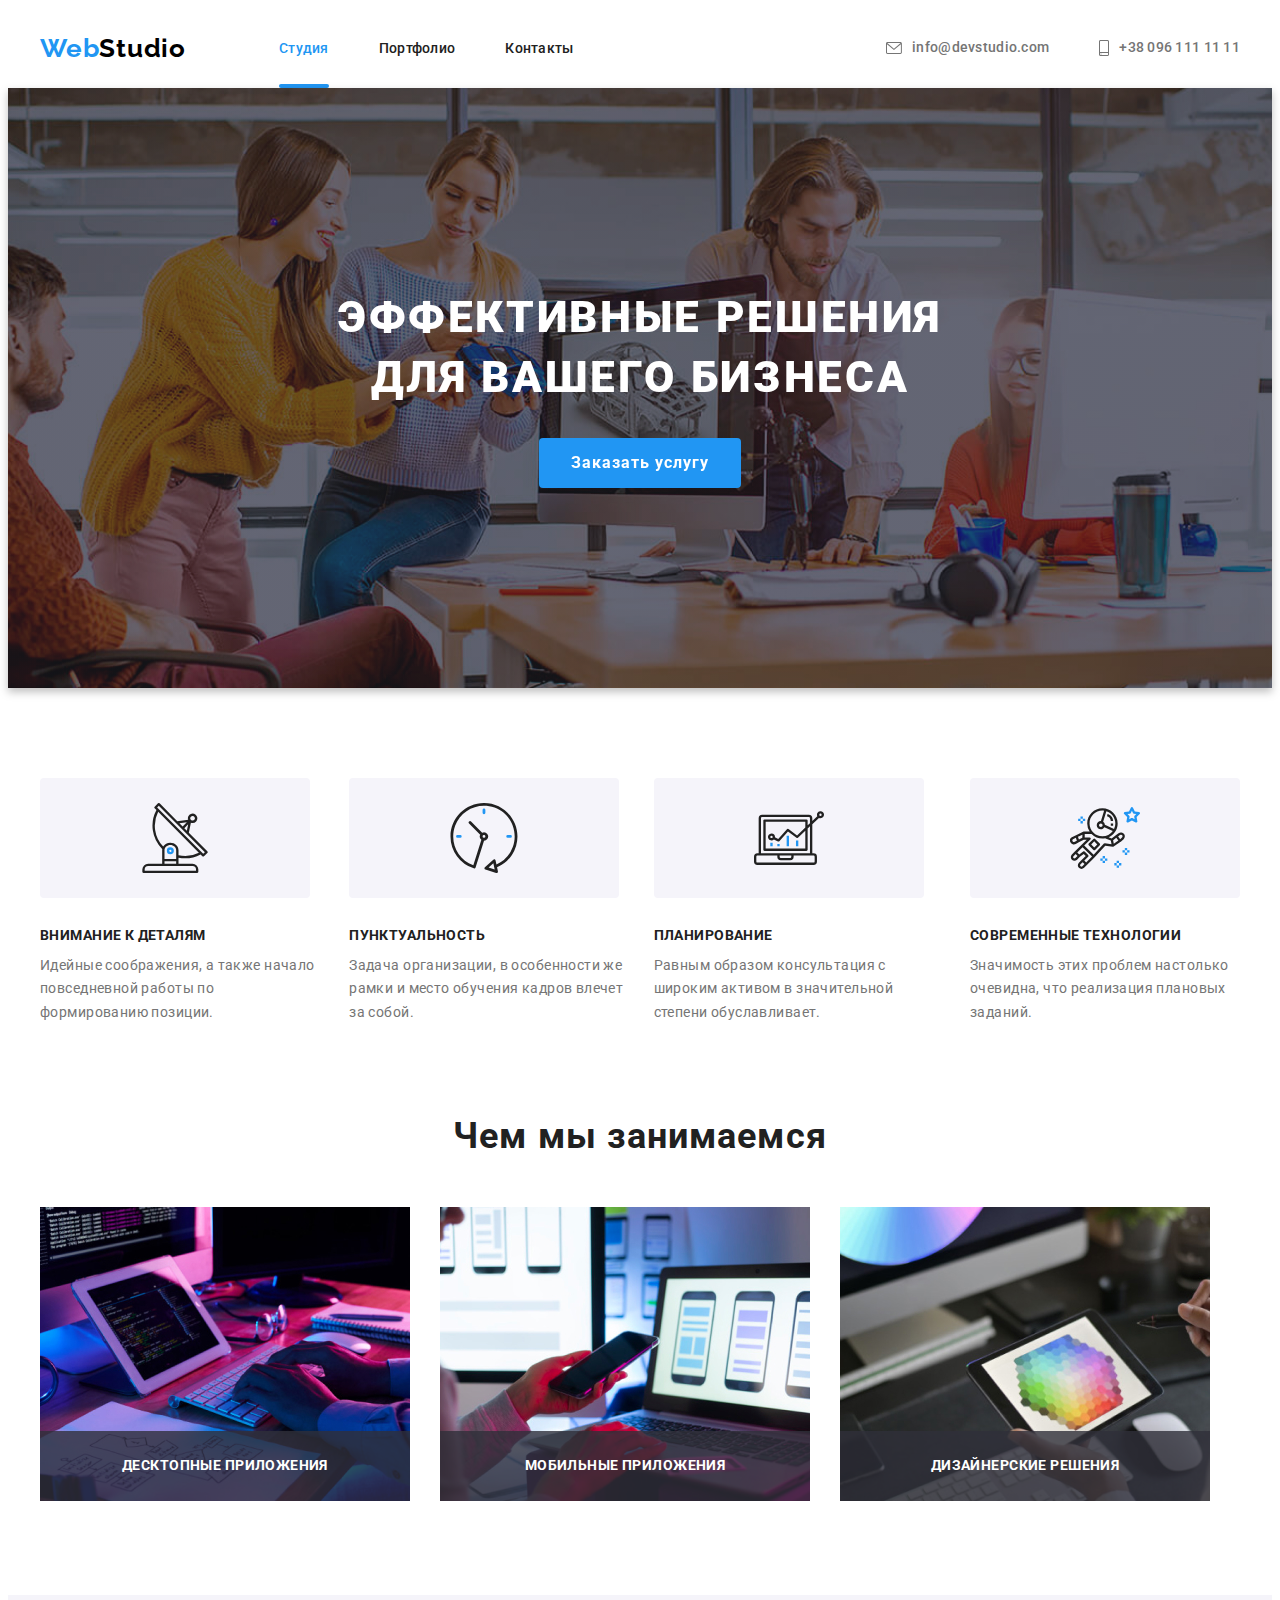
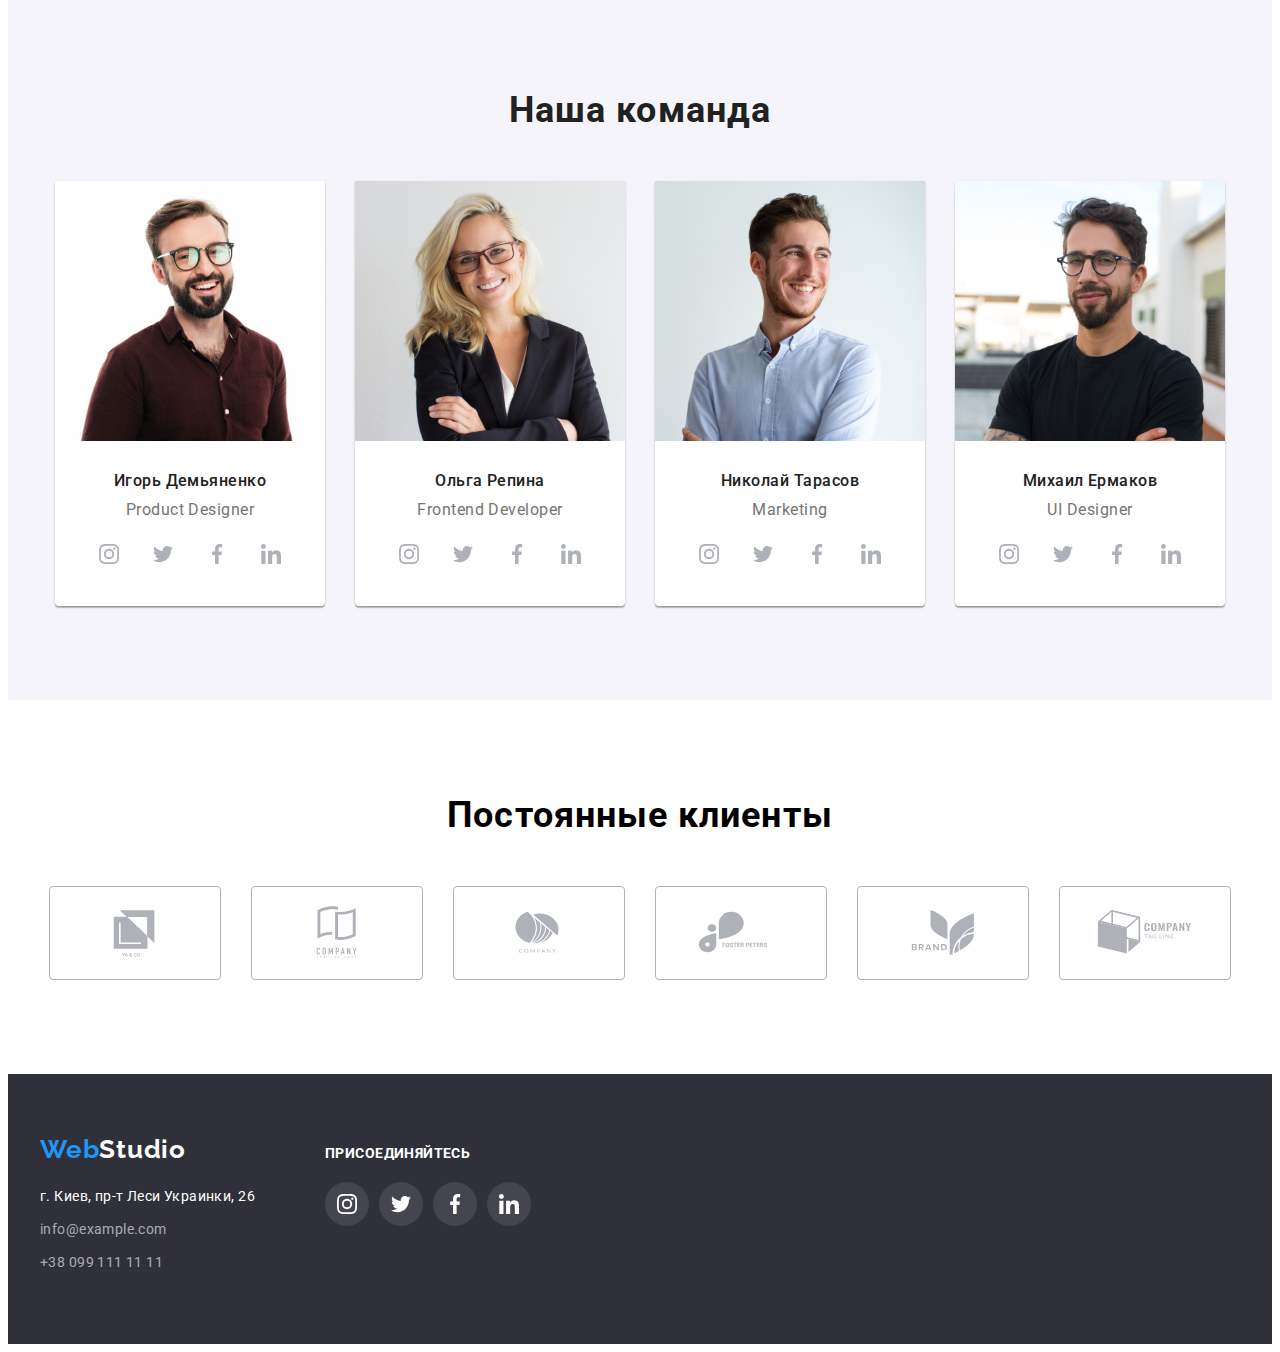
<file: index.html>
<!DOCTYPE html>
<html lang="ru">
  <head>
    <meta charset="UTF-8" />
    <meta http-equiv="X-UA-Compatible" content="IE=edge" />
    <meta name="viewport" content="width=device-width, initial-scale=1.0" />
    <title>WebStudio</title>
    <!-- Fonts -->
    <link rel="preconnect" href="https://fonts.googleapis.com" />
    <link rel="preconnect" href="https://fonts.gstatic.com" crossorigin />
    <link
      href="https://fonts.googleapis.com/css2?family=Raleway:wght@700&family=Roboto:wght@400;500;700;900&display=swap"
      rel="stylesheet"
    />
    <!-- Normalize -->
    <link
      rel="stylesheet"
      href="https://cdnjs.cloudflare.com/ajax/libs/modern-normalize/1.1.0/modern-normalize.min.css"
      integrity="sha512-wpPYUAdjBVSE4KJnH1VR1HeZfpl1ub8YT/NKx4PuQ5NmX2tKuGu6U/JRp5y+Y8XG2tV+wKQpNHVUX03MfMFn9Q==" crossorigin="anonymous" referrerpolicy="no-referrer"/>
      <!-- External Stylesheet -->
      <link rel="stylesheet" href="./css/styles.css"/>
  </head>

  <body>
    <!---------- Page Header ---------->

    <header class="header">
        <div class="container header-container">
            <a class="header-link" href="./index.html">
                <span class="header-logo-word">Web</span>Studio
            </a>
            <nav class="header-navigation">
            <ul class="header-list">
                <li class="header-item">
                    <a class="header-link-item current" href="./index.html">Студия</a>
                </li>
                <li class="header-item">
                    <a class="header-link-item" href="./portfolio.html">Портфолио</a>
                </li>
                <li class="header-item">
                    <a class="header-link-item" href="">Контакты</a>
                </li>
            </ul>
            </nav>
            <div class="header-contact-container">
                <ul class="header-contact-list">
                    <li class="header-contact-item">
                        <a class="header-contact-link" href="">
                            <svg class="header-icon" width="16" height="12">
                                <use href="./images/icon.svg#icon-envelope"></use>
                            </svg>
                            <span>info@devstudio.com</span>
                        </a>
                    </li>
                    <li class="header-contact-item">
                        <a class="header-contact-link" href="">
                            <svg class="header-icon" width="10" height="16">
                                <use href="./images/icon.svg#icon-smartphone"></use>
                            </svg>
                           <span>+38 096 111 11 11</span>
                        </a>
                    </li>
                </ul>
            </div>
        </div>
    </header>

    <!---------- Page Main ---------->

    <main>
    <!-- Hero Section -->
        <section class="hero-section">
            <h1 class="hero-title">Эффективные решения для вашего бизнеса</h1>
            <button class="btn-primary" type="button" data-modal-open>Заказать услугу</button>
        </section>
 

    <!-- Features Section -->
        <section class="features-section">
        <div class="container">
            <h2 class="hidden-element">Особенности</h2>
            <ul class="features-list">
                <li class="features-item">
                    <div class="features-container">
                        <svg width="70" height="70">
                            <use href="./images/icon.svg#icon-antenna"></use>
                        </svg>
                    </div>
                    <h3 class="features-title">Внимание к деталям</h3>
                    <p class="feature-parag">Идейные соображения, а также начало повседневной работы по формированию позиции.</p>
                </li>
                <li class="features-item">
                    <div class="features-container">
                        <svg width="70" height="70">
                            <use href="./images/icon.svg#icon-clock"></use>
                        </svg>
                    </div>
                    <h3 class="features-title">Пунктуальность</h3>
                    <p class="feature-parag">Задача организации, в особенности же рамки и место обучения кадров влечет за собой.</p>
                </li>
                <li class="features-item">
                    <div class="features-container">
                        <svg width="70" height="70">
                            <use href="./images/icon.svg#icon-diagram"></use>
                        </svg>
                    </div>
                    <h3 class="features-title">Планирование</h3>
                    <p class="feature-parag">Равным образом консультация с широким активом в значительной степени обуславливает.</p>
                </li>
                <li class="features-item">
                    <div class="features-container">
                        <svg width="70" height="70">
                            <use href="./images/icon.svg#icon-astronaut"></use>
                        </svg>
                    </div>
                    <h3 class="features-title">Современные технологии</h3>
                    <p class="feature-parag">Значимость этих проблем настолько очевидна, что реализация плановых заданий.</p>
                </li>
            </ul>
        </div>
        </section>
    
        <!-- Jor Sectiom -->
        <section class="job-section">
        <div class="container">
            <h2 class="job-title">Чем мы занимаемся</h2>
            <ul class="job-list">
                <li class="job-item">
                    <img src="./images/job/job-one.jpg" alt="Ноутбук" width="370" height="294">
                    <h3 class="job-title-img">Десктопные приложения</h3>
                </li>
                <li class="job-item">
                    <img src="./images/job/job-two.jpg" alt="Смартфон" width="370" height="294">
                    <h3 class="job-title-img">Мобильные приложения</h3>
                </li>
                <li class="job-item">
                    <img src="./images/job/job-three.jpg" alt="Планшет" width="370" height="294">
                    <h3 class="job-title-img">Дизайнерские решения</h3>
                </li>
            </ul>
        </div>
        </section>

        <!-- Team Section -->
        <section class="team-section">
            <div class="container">
                <h2 class="team-title">Наша команда</h2>
                <ul class="team-list">
                    <li class="team-item">
                        <img class="team-image" src="./images/team/team-one.jpg" alt="Продукт дезайнер" width="270" height="260"/>
                        <div class="team-item-container">
                        <h3 class="team-item-tittle">Игорь Демьяненко</h3>
                        <p class="team-item-parag" lang="en">Product Designer</p>
                        <ul class="team-item-list">
                            <li class="team-item-item">
                                <a class="team-item-link" href="">
                                    <svg class="team-item-icon" width="20" height="20">
                                        <use href="./images/icon.svg#icon-instagram"></use>
                                    </svg>
                                </a>
                            </li>
                            <li class="team-item-item">
                                <a class="team-item-link" href="">
                                    <svg class="team-item-icon" width="20" height="20">
                                        <use href="./images/icon.svg#icon-twitter"></use>
                                    </svg>
                                </a>
                            </li>
                            <li class="team-item-item">
                                <a class="team-item-link" href="">
                                    <svg class="team-item-icon" width="20" height="20">
                                        <use href="./images/icon.svg#icon-facebook"></use>
                                    </svg>
                                </a>
                            </li>
                            <li class="team-item-item">
                                <a class="team-item-link" href="">
                                    <svg class="team-item-icon" width="20" height="20">
                                        <use href="./images/icon.svg#icon-linkedin"></use>
                                    </svg>
                                </a>
                            </li>
                        </ul>
                        </div>
                    </li>
                    <li class="team-item">
                        <img class="team-image" src="./images/team/team-two.jpg" alt="Фронтенд Девелопер" width="270" height="260" />
                        <div class="team-item-container">
                        <h3 class="team-item-tittle">Ольга Репина</h3>
                        <p class="team-item-parag" lang="en">Frontend Developer</p>
                        <ul class="team-item-list">
                            <li class="team-item-item">
                                <a class="team-item-link" href="">
                                    <svg class="team-item-icon" width="20" height="20">
                                        <use href="./images/icon.svg#icon-instagram"></use>
                                    </svg>
                                </a>
                            </li>
                            <li class="team-item-item">
                                <a class="team-item-link" href="">
                                    <svg class="team-item-icon" width="20" height="20">
                                        <use href="./images/icon.svg#icon-twitter"></use>
                                    </svg>
                                </a>
                            </li>
                            <li class="team-item-item">
                                <a class="team-item-link" href="">
                                    <svg class="team-item-icon" width="20" height="20">
                                        <use href="./images/icon.svg#icon-facebook"></use>
                                    </svg>
                                </a>
                            </li>
                            <li class="team-item-item">
                                <a class="team-item-link" href="">
                                    <svg class="team-item-icon" width="20" height="20">
                                        <use href="./images/icon.svg#icon-linkedin"></use>
                                    </svg>
                                </a>
                            </li>
                        </ul>
                        </div>
                    </li>
                    <li class="team-item">
                        <img class="team-image" src="./images/team/team-three.jpg" alt="Маркетолог" width="270" height="260" />
                        <div class="team-item-container">
                        <h3 class="team-item-tittle">Николай Тарасов</h3>
                        <p class="team-item-parag" lang="en">Marketing</p>
                        <ul class="team-item-list">
                            <li class="team-item-item">
                                <a class="team-item-link" href="">
                                    <svg class="team-item-icon" width="20" height="20">
                                        <use href="./images/icon.svg#icon-instagram"></use>
                                    </svg>
                                </a>
                            </li>
                            <li class="team-item-item">
                                <a class="team-item-link" href="">
                                    <svg class="team-item-icon" width="20" height="20">
                                        <use href="./images/icon.svg#icon-twitter"></use>
                                    </svg>
                                </a>
                            </li>
                            <li class="team-item-item">
                                <a class="team-item-link" href="">
                                    <svg class="team-item-icon" width="20" height="20">
                                        <use href="./images/icon.svg#icon-facebook"></use>
                                    </svg>
                                </a>
                            </li>
                            <li class="team-item-item">
                                <a class="team-item-link" href="">
                                    <svg class="team-item-icon" width="20" height="20">
                                        <use href="./images/icon.svg#icon-linkedin"></use>
                                    </svg>
                                </a>
                            </li>
                        </ul>
                        </div>
                    </li>
                    <li class="team-item">
                        <img class="team-image" src="./images/team/team-four.jpg" alt="Вебдизайнер" width="270" height="260" />
                        <div class="team-item-container">
                        <h3 class="team-item-tittle">Михаил Ермаков</h3>
                        <p class="team-item-parag" lang="en">UI Designer</p>
                        <ul class="team-item-list">
                            <li class="team-item-item">
                                <a class="team-item-link" href="">
                                    <svg class="team-item-icon" width="20" height="20">
                                        <use href="./images/icon.svg#icon-instagram"></use>
                                    </svg>
                                </a>
                            </li>
                            <li class="team-item-item">
                                <a class="team-item-link" href="">
                                    <svg class="team-item-icon" width="20" height="20">
                                        <use href="./images/icon.svg#icon-twitter"></use>
                                    </svg>
                                </a>
                            </li>
                            <li class="team-item-item">
                                <a class="team-item-link" href="">
                                    <svg class="team-item-icon" width="20" height="20">
                                        <use href="./images/icon.svg#icon-facebook"></use>
                                    </svg>
                                </a>
                            </li>
                            <li class="team-item-item">
                                <a class="team-item-link" href="">
                                    <svg class="team-item-icon" width="20" height="20">
                                        <use href="./images/icon.svg#icon-linkedin"></use>
                                    </svg>
                                </a>
                            </li>
                        </ul>
                        </div>
                    </li>
                </ul>
            </div>
        </section>

        <!-- Clients -->
        <section class="clients-section">
            <div class="container">
                <h2 class="clients-tittle">Постоянные клиенты</h2>
                <ul class="clients-list">
                    <li class="clients-item">
                        <a class="clients-link" href="">
                            <svg class="clients-icon" width="106" height="60">
                                <use href="./images/icon.svg#icon-client-one"></use>
                            </svg>
                        </a>
                    </li>
                    <li class="clients-item">
                        <a class="clients-link" href="">
                            <svg class="clients-icon" width="106" height="60">
                                <use href="./images/icon.svg#icon-client-two"></use>
                            </svg>
                        </a>
                    </li>
                    <li class="clients-item">
                        <a class="clients-link" href="">
                            <svg class="clients-icon" width="106" height="60">
                                <use href="./images/icon.svg#icon-client-three"></use>
                            </svg>
                        </a>
                    </li>
                    <li class="clients-item">
                        <a class="clients-link" href="">
                            <svg class="clients-icon" width="106" height="60">
                                <use href="./images/icon.svg#icon-client-four"></use>
                            </svg>
                        </a>
                    </li>
                    <li class="clients-item">
                        <a class="clients-link" href="">
                            <svg class="clients-icon" width="106" height="60">
                                <use href="./images/icon.svg#icon-client-five"></use>
                            </svg>
                        </a>
                    </li>
                    <li class="clients-item">
                        <a class="clients-link" href="">
                            <svg class="clients-icon" width="106" height="60">
                                <use href="./images/icon.svg#icon-client-six"></use>
                            </svg>
                        </a>
                    </li>
                </ul>
            </div>
        </section>
        </main>
    <!---------- Page Footer ----------->
    <footer class="footer-section">
        <div class="footer-container container">
            <div class="footer-container-main">
                <a class="footer-link-word"><span class="footer-logo-word">Web</span>Studio</a>
                <address>
                <ul class="footer-list">
                    <li class="footer-item">
                        <a class="footer-link adress" href="https://www.google.com/maps/d/viewer?mid=10uSM3H-mIU3GznYo2szRIEphczw&hl=en_US&ll=50.42732700000001%2C30.538092&z=17" target="_blank" rel="noopener noreferrer">
                            г. Киев, пр-т Леси Украинки, 26
                        </a>
                    </li>
                    <li class="footer-item">
                        <a class="footer-link" href="">
                            info@example.com
                        </a>
                    </li>
                    <li class="footer-item">
                        <a class="footer-link" href="">
                            +38 099 111 11 11
                        </a>
                    </li>
                </ul>
                </address>
            </div>
            <div class="footer-container-scnd">
                <h2 class="footer-title">присоединяйтесь</h2>
                    <ul class="footer-list-scnd">
                        <li class="footer-item-scnd">
                            <a class="footer-link-icon" href="">
                                <svg width="20" height="20">
                                    <use href="./images/icon.svg#icon-instagram"></use>
                                </svg>
                            </a>
                        </li>
                        <li class="footer-item-scnd">
                            <a class="footer-link-icon" href="">
                                <svg width="20" height="20">
                                    <use href="./images/icon.svg#icon-twitter"></use>
                                </svg>
                            </a>
                        </li>
                        <li class="footer-item-scnd">
                            <a class="footer-link-icon" href="">
                                <svg width="20" height="20">
                                    <use href="./images/icon.svg#icon-facebook"></use>
                                </svg>
                            </a>
                        </li>
                        <li class="footer-item-scnd">
                            <a class="footer-link-icon"  href="">
                                <svg width="20" height="20">
                                    <use href="./images/icon.svg#icon-linkedin"></use>
                                </svg>
                            </a>
                        </li>
                    </ul>
            </div>
        </div>
    </footer>

    <!---------- Modal Window ----------->
    <div class="backdrop is-hidden" data-modal>
        <div class="modal">
            <button class="modal-button" type="button" data-modal-close>
                <svg class="modal-icon" width="18" height="18">
                    <use href="./images/icon.svg#icon-close-black"></use>
                </svg>
            </button>
        </div>
    </div>

    <!---------- Modal Script ----------->
    <script src="./js/modal.js"></script>

  </body>
</html>
</file>
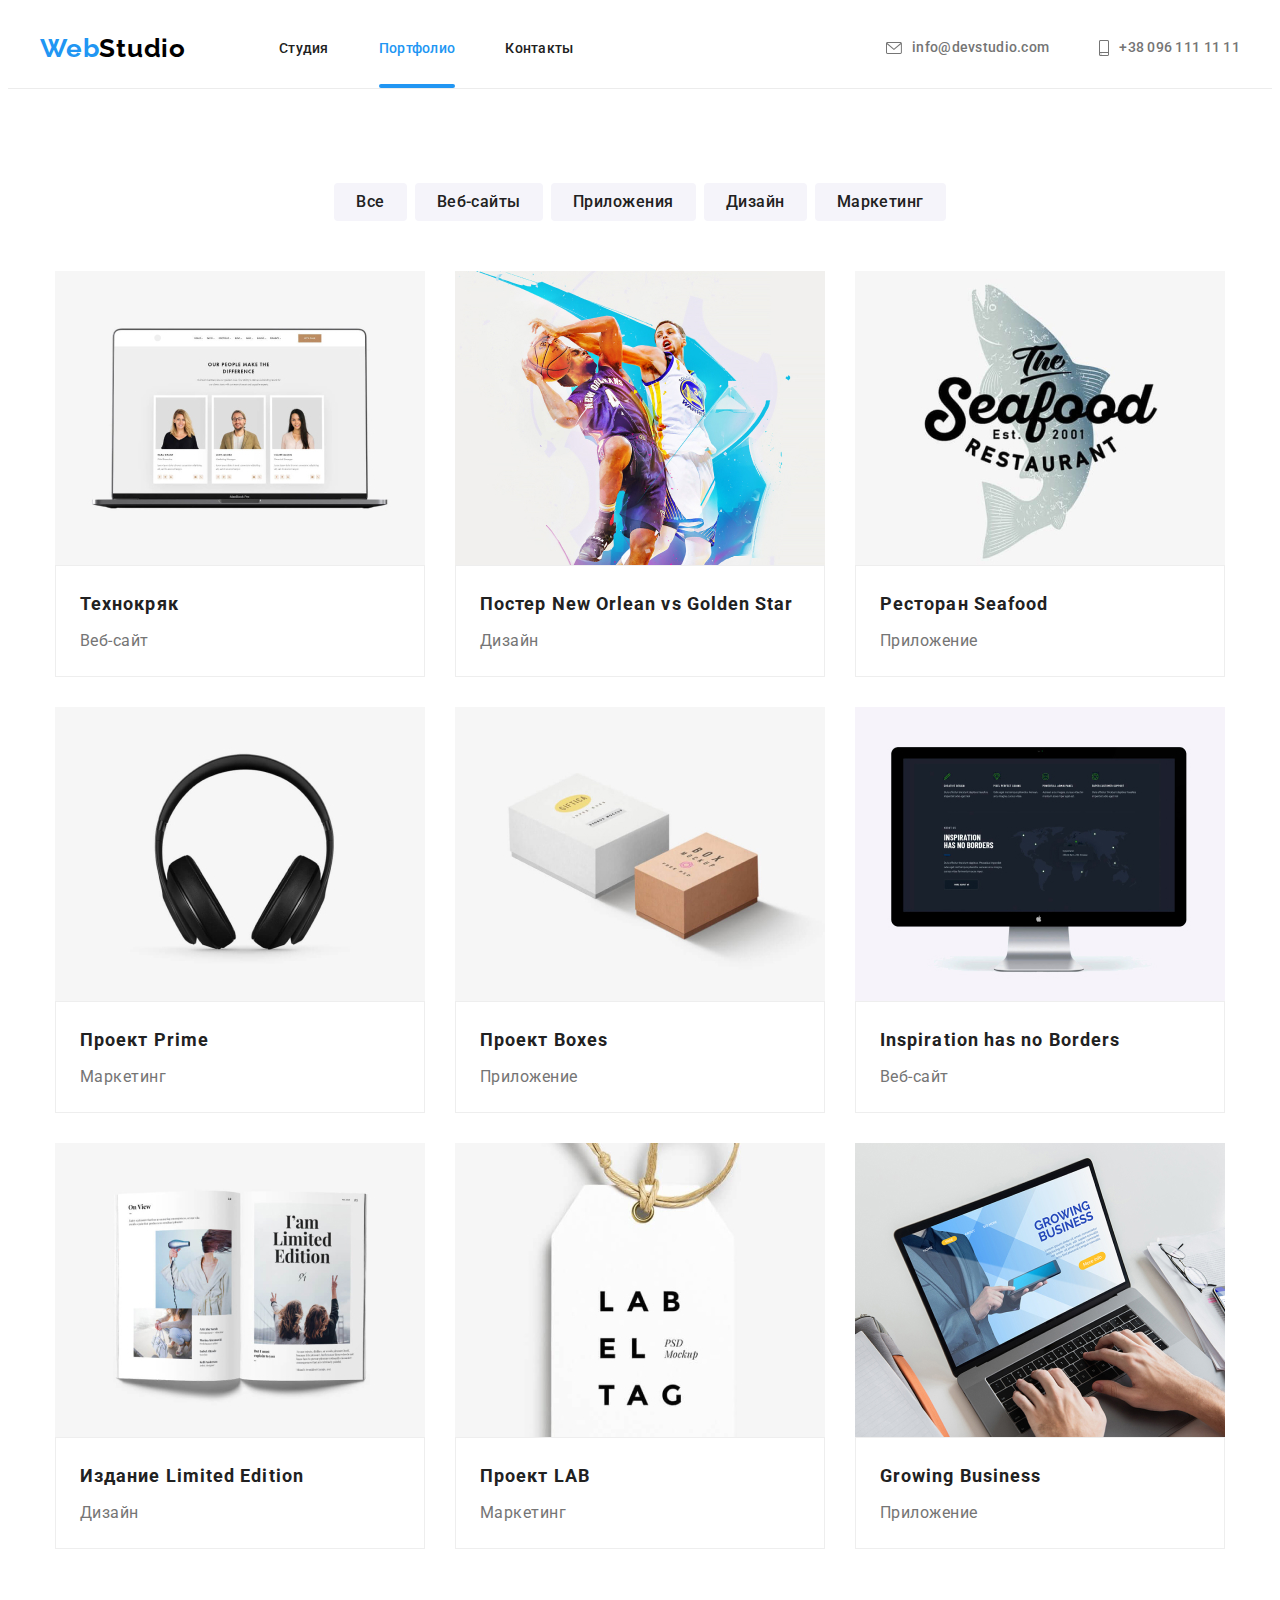
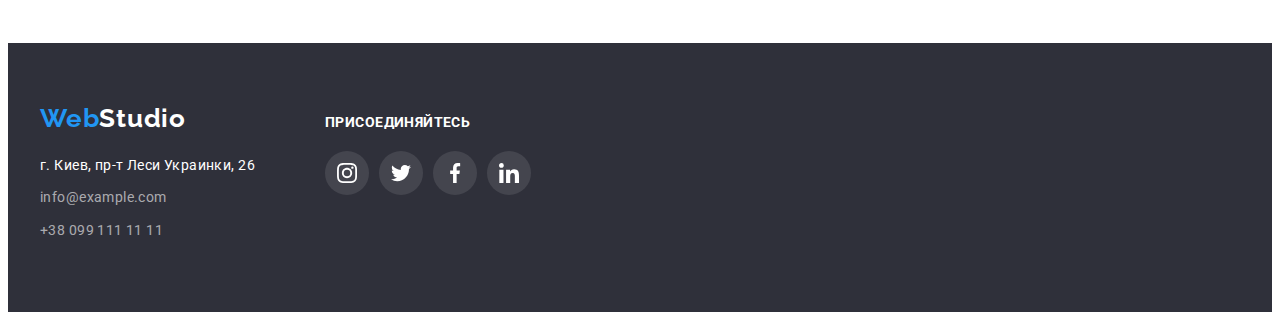
<file: portfolio.html>
<!DOCTYPE html>
<html lang="ru">

<head>
    <meta charset="UTF-8" />
    <meta http-equiv="X-UA-Compatible" content="IE=edge" />
    <meta name="viewport" content="width=device-width, initial-scale=1.0" />
    <title>Portfolio</title>
    <!-- Fonts -->
    <link rel="preconnect" href="https://fonts.googleapis.com" />
    <link rel="preconnect" href="https://fonts.gstatic.com" crossorigin />
    <link
        href="https://fonts.googleapis.com/css2?family=Raleway:wght@700&family=Roboto:wght@400;500;700;900&display=swap"
        rel="stylesheet" />
    <!-- Normalize -->
    <link rel="stylesheet" href="https://cdnjs.cloudflare.com/ajax/libs/modern-normalize/1.1.0/modern-normalize.min.css"
        integrity="sha512-wpPYUAdjBVSE4KJnH1VR1HeZfpl1ub8YT/NKx4PuQ5NmX2tKuGu6U/JRp5y+Y8XG2tV+wKQpNHVUX03MfMFn9Q=="
        crossorigin="anonymous" referrerpolicy="no-referrer" />
    <!-- External Stylesheet -->
    <link rel="stylesheet" href="./css/styles.css" />
</head>

<body>
    
    <!---------- Page Header ---------->

    <header class="header line">
        <div class="container header-container">
            <a class="header-link" href="./index.html">
                <span class="header-logo-word">Web</span>Studio
            </a>
            <nav class="header-navigation">
                <ul class="header-list">
                    <li class="header-item">
                        <a class="header-link-item" href="./index.html">Студия</a>
                    </li>
                    <li class="header-item">
                        <a class="header-link-item current" href="./portfolio.html">Портфолио</a>
                    </li>
                    <li class="header-item">
                        <a class="header-link-item" href="">Контакты</a>
                    </li>
                </ul>
            </nav>
            <div class="header-contact-container">
                <ul class="header-contact-list">
                    <li class="header-contact-item">
                        <a class="header-contact-link" href="">
                            <svg class="header-icon" width="16" height="12">
                                <use href="./images/icon.svg#icon-envelope"></use>
                            </svg>
                            <span>info@devstudio.com</span>
                        </a>
                    </li>
                    <li class="header-contact-item">
                        <a class="header-contact-link" href="">
                            <svg class="header-icon" width="10" height="16">
                                <use href="./images/icon.svg#icon-smartphone"></use>
                            </svg>
                            <span>+38 096 111 11 11</span>
                        </a>
                    </li>
                </ul>
            </div>
        </div>
    </header>

    <!---------- Page Main ---------->

    <main>
    <!-- Portfolio Section -->
        <section class="portfolio-section">
            <div class="container">
                <h1 class="hidden-element">Приклади роботи</h1>
                <ul class="portfolio-list-btn">
                    <li class="portfolio-item-btn">
                        <button class="btn-scnd" type="button">Все</button>
                    </li>
                    <li class="portfolio-item-btn">
                        <button class="btn-scnd" type="button">Веб-сайты</button>
                    </li>
                    <li class="portfolio-item-btn">
                        <button class="btn-scnd" type="button">Приложения</button>
                    </li>
                    <li class="portfolio-item-btn">
                        <button class="btn-scnd" type="button">Дизайн</button>
                    </li>
                    <li class="portfolio-item-btn">
                        <button class="btn-scnd" type="button">Маркетинг</button>
                    </li>
                </ul>
                <ul class="portfolio-list-img">
                    <li class="portfolio-item-img"> 
                        <a class="portfolio-item-link" href="">
                            <div class="portfolio-container-hidden">
                            <img src="./images/portfolio/portf-one.jpg" alt="Ноутбук" width="370" height="294">
                            <p class="portfolio-parag-hidden">Ресурс предлагает комплексные предложения с разным уровнем функционала и сервисов. Все это позволит посетителю получить
                            исчерпывающие сведения о компании или частном лице.</p>
                            </div>
                                <div class="portfolio-block">
                                    <h2 class="portfolio-title">
                                        Технокряк
                                    </h2>
                                    <p class="portfolio-parag">
                                        Веб-сайт
                                    </p>
                                </div>
                            </img>
                        </a>
                    </li>
                    <li class="portfolio-item-img"> 
                        <a class="portfolio-item-link" href="">
                            <div class="portfolio-container-hidden">
                                <img src="./images/portfolio/portf-two.jpg" alt="Ноутбук" width="370" height="294">
                                <p class="portfolio-parag-hidden">Ресурс предлагает комплексные предложения с разным уровнем функционала и сервисов.
                                    Все это позволит посетителю получить
                                    исчерпывающие сведения о компании или частном лице.</p>
                            </div>
                                <div class="portfolio-block">
                                    <h2 class="portfolio-title">
                                        Постер New Orlean vs Golden Star
                                    </h2>
                                    <p class="portfolio-parag">
                                        Дизайн
                                    </p>
                                </div>
                            </img>
                        </a>
                    </li>
                    <li class="portfolio-item-img">
                        <a class="portfolio-item-link" href="">
                            <div class="portfolio-container-hidden">
                                <img src="./images/portfolio/portf-three.jpg" alt="Ноутбук" width="370" height="294">
                                <p class="portfolio-parag-hidden">Ресурс предлагает комплексные предложения с разным уровнем функционала и сервисов.
                                    Все это позволит посетителю получить
                                    исчерпывающие сведения о компании или частном лице.</p>
                            </div>
                                <div class="portfolio-block">
                                    <h2 class="portfolio-title">
                                        Ресторан Seafood
                                    </h2>
                                    <p class="portfolio-parag">
                                        Приложение
                                    </p>
                                </div>
                            </img>
                        </a>
                    </li>
                    <li class="portfolio-item-img">
                        <a class="portfolio-item-link" href="">
                            <div class="portfolio-container-hidden">
                                <img src="./images/portfolio/portf-four.jpg" alt="Ноутбук" width="370" height="294">
                                <p class="portfolio-parag-hidden">Ресурс предлагает комплексные предложения с разным уровнем функционала и сервисов.
                                    Все это позволит посетителю получить
                                    исчерпывающие сведения о компании или частном лице.</p>
                            </div>
                                <div class="portfolio-block">
                                    <h2 class="portfolio-title">
                                        Проект Prime
                                    </h2>
                                    <p class="portfolio-parag">
                                        Маркетинг
                                    </p>
                                </div>
                            </img>
                        </a>
                    </li>
                    <li class="portfolio-item-img">
                        <a class="portfolio-item-link" href="">
                        <div class="portfolio-container-hidden">
                            <img src="./images/portfolio/portf-five.jpg" alt="Ноутбук" width="370" height="294">
                            <p class="portfolio-parag-hidden">Ресурс предлагает комплексные предложения с разным уровнем функционала и сервисов.
                                Все это позволит посетителю получить
                                исчерпывающие сведения о компании или частном лице.</p>
                        </div>
                                <div class="portfolio-block">
                                    <h2 class="portfolio-title">
                                        Проект Boxes
                                    </h2>
                                    <p class="portfolio-parag">
                                        Приложение
                                    </p>
                                </div>
                            </img>
                        </a>
                    </li>
                    <li class="portfolio-item-img">
                        <a class="portfolio-item-link" href="">
                            <div class="portfolio-container-hidden">
                                <img src="./images/portfolio/portf-six.jpg" alt="Ноутбук" width="370" height="294">
                                <p class="portfolio-parag-hidden">Ресурс предлагает комплексные предложения с разным уровнем функционала и сервисов.
                                    Все это позволит посетителю получить
                                    исчерпывающие сведения о компании или частном лице.</p>
                            </div>
                                <div class="portfolio-block">
                                    <h2 class="portfolio-title">
                                        Inspiration has no Borders
                                    </h2>
                                    <p class="portfolio-parag">
                                        Веб-сайт
                                    </p>
                                </div>
                            </img>
                        </a>
                    </li>
                    <li class="portfolio-item-img">
                        <a class="portfolio-item-link" href="">
                            <div class="portfolio-container-hidden">
                                <img src="./images/portfolio/portf-seven.jpg" alt="Ноутбук" width="370" height="294">
                                <p class="portfolio-parag-hidden">Ресурс предлагает комплексные предложения с разным уровнем функционала и сервисов.
                                    Все это позволит посетителю получить
                                    исчерпывающие сведения о компании или частном лице.</p>
                            </div>
                                <div class="portfolio-block">
                                    <h2 class="portfolio-title">
                                        Издание Limited Edition
                                    </h2>
                                    <p class="portfolio-parag">
                                        Дизайн
                                    </p>
                                </div>
                            </img>
                        </a>
                    </li>
                    <li class="portfolio-item-img">
                        <a class="portfolio-item-link" href="">
                            <div class="portfolio-container-hidden">
                                <img src="./images/portfolio/portf-eight.jpg" alt="Ноутбук" width="370" height="294">
                                <p class="portfolio-parag-hidden">Ресурс предлагает комплексные предложения с разным уровнем функционала и сервисов.
                                    Все это позволит посетителю получить
                                    исчерпывающие сведения о компании или частном лице.</p>
                            </div>
                                <div class="portfolio-block">
                                    <h2 class="portfolio-title">
                                        Проект LAB
                                    </h2>
                                    <p class="portfolio-parag">
                                        Маркетинг
                                    </p>
                                </div>
                            </img>
                        </a>
                    </li>
                    <li class="portfolio-item-img">
                        <a class="portfolio-item-link" href="">
                            <div class="portfolio-container-hidden">
                                <img src="./images/portfolio/portf-nine.jpg" alt="Ноутбук" width="370" height="294">
                                <p class="portfolio-parag-hidden">Ресурс предлагает комплексные предложения с разным уровнем функционала и сервисов.
                                    Все это позволит посетителю получить
                                    исчерпывающие сведения о компании или частном лице.</p>
                            </div>
                                <div class="portfolio-block">
                                    <h2 class="portfolio-title">
                                        Growing Business
                                    </h2>
                                    <p class="portfolio-parag">
                                        Приложение
                                    </p>
                                </div>
                            </img>
                        </a>
                    </li>
                </ul>
            </div>
        </section>
    </main>

    <!---------- Page Footer ----------->
    <footer class="footer-section">
        <div class="footer-container container">
            <div class="footer-container-main">
                <a class="footer-link-word"><span class="footer-logo-word">Web</span>Studio</a>
                <address>
                    <ul class="footer-list">
                        <li class="footer-item">
                            <a class="footer-link adress"
                                href="https://www.google.com/maps/d/viewer?mid=10uSM3H-mIU3GznYo2szRIEphczw&hl=en_US&ll=50.42732700000001%2C30.538092&z=17"
                                target="_blank" rel="noopener noreferrer">
                                г. Киев, пр-т Леси Украинки, 26
                            </a>
                        </li>
                        <li class="footer-item">
                            <a class="footer-link" href="">
                                info@example.com
                            </a>
                        </li>
                        <li class="footer-item">
                            <a class="footer-link" href="">
                                +38 099 111 11 11
                            </a>
                        </li>
                    </ul>
                </address>
            </div>
            <div class="footer-container-scnd">
                <h2 class="footer-title">присоединяйтесь</h2>
                <ul class="footer-list-scnd">
                    <li class="footer-item-scnd">
                        <a class="footer-link-icon" href="">
                            <svg width="20" height="20">
                                <use href="./images/icon.svg#icon-instagram"></use>
                            </svg>
                        </a>
                    </li>
                    <li class="footer-item-scnd">
                        <a class="footer-link-icon" href="">
                            <svg width="20" height="20">
                                <use href="./images/icon.svg#icon-twitter"></use>
                            </svg>
                        </a>
                    </li>
                    <li class="footer-item-scnd">
                        <a class="footer-link-icon" href="">
                            <svg width="20" height="20">
                                <use href="./images/icon.svg#icon-facebook"></use>
                            </svg>
                        </a>
                    </li>
                    <li class="footer-item-scnd">
                        <a class="footer-link-icon" href="">
                            <svg width="20" height="20">
                                <use href="./images/icon.svg#icon-linkedin"></use>
                            </svg>
                        </a>
                    </li>
                </ul>
            </div>
        </div>
    </footer>
</body>

</html>
</file>
<file: css/styles.css>
/* =====================
   GLOBABL PAGE SETTINGS
   ===================== */

:root {
    /* Page Fonts */
    --main-font: 'Roboto', sans-serif;
    --secondary-font: 'Raleway', sans-serif;
    /* Page Text Colors */
    --text-color-blue: #2196F3; 
    --text-color-black: #212121;
    --text-color-white: #FFFFFF;
    --text-color-grey: #757575;
    /* Page Background Colors */
    --bg-color-white: #FFFFFF;
    --bg-color-dark-blue: #2F303A;
    --bg-color-light-grey: #F5F4F4;
    /* Icon Colors */
    --social-color-grey: #AFB1B8; 
}

/* Common Page Styles */
body {
    font-family: var(--main-font);
    background-color: var(--bg-color-white);
}

.container {
    width: 1200px;
    margin-right: auto;
    margin-left: auto;
    padding-right: 15px;
    padding-left: 15px;

    /* outline: 2px solid tomato; */
}

button {
    font-family: inherit;
    cursor: pointer;
}

.hidden-element {
    position: absolute;
    width: 1px;
    height: 1px;
    margin: -1px;
    border: 0;
    padding: 0;

    white-space: nowrap;
    clip-path: inset(100%);
    clip: rect(0 0 0 0);
    overflow: hidden;
}

/* Party Page Reset */
h1, h2, h3, h4, h5, h6 {
    margin: 0;
}

ul {
    list-style: none;
    margin: 0;
    padding: 0;
}

p {
    margin: 0;
    padding: 0;
}

img {
    display: block;
    max-width: 100%;
    height: auto;
}

/* ===============================
        I N D E X     H T M L
   =============================== */


/* =====================
      HEADER SECTION
   ===================== */
.header.line {
    border-bottom: 1px solid #ECECEC;
}

.header-container {
    display: flex;
    align-items: center;
}

.header-link {
    margin-right: 93px;

    font-family: var(--secondary-font);
    font-weight: 700;
    font-size: 26px;
    line-height: 1.19;
    letter-spacing: 0.03em;
    color: #000000;
    text-decoration: none;
}

.header-logo-word {
    color: var(--text-color-blue)
}

.header-list {
    display: flex;
    gap: 50px;
}

.header-item {
    position: relative;
}

.header-link-item.current {
    color: var(--text-color-blue);
}

.header-link-item.current::before {
    content: '';
    position: absolute;
    display: block;
    width: 100%;
    bottom: 0;

    height: 4px;
    background-color: var(--text-color-blue);
    border-radius: 2px;
}

.header-link-item {
    display: block;
    padding-top: 32px;
    padding-bottom: 32px;

    color: var(--text-color-black);
    font-weight: 500;
    font-size: 14px;
    line-height: 16px;
    letter-spacing: 0.02em;
    text-decoration: none;

    transition-property: color;
    transition-duration: 250ms;
    transition-timing-function: cubic-bezier(0.4, 0, 0.2, 1);
    transition-delay: 0s;
}


.header-link-item:hover, 
.header-link-item:focus {
    color: var(--text-color-blue);
    outline: none;      
}

.header-contact-container {
    margin-left: auto;
}

.header-contact-list {
    display: flex;
    gap: 50px;
}

.header-contact-link {
    display: flex;
    justify-content: center;
    align-items: center;
    padding-top: 32px;
    padding-bottom: 32px;

    color: var(--text-color-grey);
    font-weight: 500;
    font-size: 14px;
    line-height: 1.14;
    letter-spacing: 0.02em;
    text-decoration: none;

    transition-property: color;
    transition-duration: 250ms;
    transition-timing-function: cubic-bezier(0.4, 0, 0.2, 1);
    transition-delay: 0s;
}

.header-contact-link:hover,
.header-contact-link:focus {
    color: var(--text-color-blue);
    outline: none;
}

.header-icon {
    margin-right: 10px;
    fill: var(--text-color-grey);

    transition-property: color;
    transition-duration: 250ms;
    transition-timing-function: cubic-bezier(0.4, 0, 0.2, 1);
    transition-delay: 0s;
}
.header-contact-link:hover .header-icon,
.header-contact-link:focus .header-icon {
    fill: var(--text-color-blue);
    outline: none;
}

/* =====================
        MAIN SECTION
   ===================== */

/* Hero Section */
.hero-section {
    max-width: 1600px;
    margin-right: auto;
    margin-left: auto;
    padding-top: 200px;
    padding-bottom: 200px;

    text-align: center;
    
    background-color: var(--bg-color-dark-blue);
    background-image:
    linear-gradient(to right, rgba(47, 48, 58, 0.4), rgba(47, 48, 58, 0.4)),
    url(../images/hero/hero-img.jpg);
    background-size: cover;
    background-repeat: no-repeat;
    background-position: center;
    filter: drop-shadow(0px 4px 4px rgba(0, 0, 0, 0.25));
}

.hero-title {
    margin-left: auto;
    margin-right: auto;
    margin-bottom: 30px;
    width: 696px;

    color: var(--text-color-white);
    font-weight: 900;
    font-size: 44px;
    line-height: 1.36;
    letter-spacing: 0.06em;
    text-transform: uppercase;
}

.btn-primary {
    display: inline-block;
    padding: 10px 32px;

    color: var(--text-color-white);
    font-weight: 700;
    font-size: 16px;
    line-height: 1.88;
    letter-spacing: 0.06em;

    background-color: var(--text-color-blue);
    border-radius: 4px;
    border-style: none;
}

/* Features Section */
.features-section {
    padding-top: 90px;
    padding-bottom: 90px;
}

.features-list {
    display: flex;
    gap: 30px;
}
.features-container {
    display: flex;
    justify-content: center;
    align-items: center;
    width: 270px;
    height: 120px;
    margin-bottom: 30px;

    background-color: #F5F4FA;
    border-radius: 4px;
}
.features-title {
    margin-bottom: 10px;

    color: var(--text-color-black);
    font-weight: 700;
    font-size: 14px;
    line-height: 1.14;
    letter-spacing: 0.03em;
    text-transform: uppercase;
}

.feature-parag {
    color: var(--text-color-grey);
    font-weight: 400;
    font-size: 14px;
    line-height: 1.7;
    letter-spacing: 0.03em;
}

/* Job Sectiom */
.job-section {
    text-align: center;
    padding-bottom: 94px;
}

.job-title {
    margin-bottom: 50px;

    color: var(--text-color-black);
    font-weight: 700;
    font-size: 36px;
    line-height: 1.17;
    text-align: center;
    letter-spacing: 0.03em;
}

.job-list {
    display: flex;
    gap: 30px;
}

.job-item {
    position: relative;
}

.job-title-img {
    position: absolute;
    width: 100%;
    bottom: 0;
    padding-top: 27px;
    padding-bottom: 27px;

    color: var(--text-color-white);
    font-weight: 700;
    font-size: 14px;
    line-height: 1.14;
    text-align: center;
    letter-spacing: 0.03em;
    text-transform: uppercase;

    background-color: rgba(47, 48, 58, 0.8);;
}

/* Team Section */
.team-section {
    padding-top: 94px;
    padding-bottom: 94px;

    background-color: #F5F4FA;;
    text-align: center;
}

.team-title {
    margin-bottom: 50px;

    color: var(--text-color-black);
    font-weight: 700;
    font-size: 36px;
    line-height: 1.17;
    letter-spacing: 0.03em;
}

.team-list {
    display: flex;
    justify-content: center;
    gap: 30px;
}
.team-item {
    background-color: var(--bg-color-white);
    box-shadow: 0px 1px 3px rgba(0, 0, 0, 0.12), 
                0px 1px 1px rgba(0, 0, 0, 0.14), 
                0px 2px 1px rgba(0, 0, 0, 0.2);
    border-radius: 0px 0px 4px 4px;
}
.team-item-container {
    padding-top: 30px;
    padding-bottom: 30px;
}
.team-item-tittle {
    margin-bottom: 10px;

    color: var(--text-color-black);
    font-weight: 500;
    font-size: 16px;
    line-height: 1.19;
    letter-spacing: 0.03em;
}

.team-item-parag {
    margin-bottom: 13px;

    color: var(--text-color-grey);
    font-weight: 400;
    font-size: 16px;
    line-height: 1.19;
    letter-spacing: 0.03em;
}

.team-item-list {
    display: flex;
    justify-content: center;
    gap: 10px;
}

.team-item-link {
    display: flex;
    justify-content: center;
    align-items: center;
    width: 44px;
    height: 44px;
    border-radius: 50%;

    fill: var(--social-color-grey);

    transition-property: background-color;
    transition-duration: 250ms;
    transition-timing-function: cubic-bezier(0.4, 0, 0.2, 1);
    transition-delay: 0s;
}

.team-item-link:hover,
.team-item-link:focus {
    background-color: var(--text-color-blue);
    outline: none;
}

.team-item-link:hover .team-item-icon,
.team-item-link:focus .team-item-icon {
    fill: var(--text-color-white);

    transition-property: fill;
    transition-duration: 250ms;
    transition-timing-function: cubic-bezier(0.4, 0, 0.2, 1);
    transition-delay: 0s;
}

/* Clients */
.clients-section {
    padding-top: 94px;
    padding-bottom: 94px;

    text-align: center;
}

.clients-tittle {
    margin-bottom: 50px;

    font-weight: 700;
    font-size: 36px;
    line-height: 1.17;
    letter-spacing: 0.03em;
}
.clients-list {
    display: flex;
    justify-content: center;
    align-items: center;
    gap: 30px;
}

.clients-link {
    display: flex;
    justify-content: center;
    align-items: center;
    width: 170px;
    height: 92px;

    border: 1px solid #AFB1B8;
    border-radius: 4px;

    fill: var(--social-color-grey);

    transition-property: fill border-color;
    transition-duration: 250ms;
    transition-timing-function: cubic-bezier(0.4, 0, 0.2, 1);
    transition-delay: 0s;
}

.clients-link:hover,
.clients-link:focus {
    border-color: var(--text-color-blue);
    outline: none;
}

.clients-link .clients-icon {
    transition-property: fill;
    transition-duration: 250ms;
    transition-timing-function: cubic-bezier(0.4, 0, 0.2, 1);
    transition-delay: 0s;
}

.clients-link:hover .clients-icon,
.clients-link:focus .clients-icon {
    fill: var(--text-color-blue);
}
/* =====================
      FOOTER SECTION
   ===================== */
 .footer-section {
    padding-top: 60px;
    padding-bottom: 60px;

    background-color: var(--bg-color-dark-blue);
}
.footer-container.container {
    display: flex;
    align-items: baseline;
}
.footer-container-main {
    margin-right: 70px; 
}
.footer-link-word {
    display: inline-block;
    margin-bottom: 20px;

    font-family: var(--secondary-font);
    color: var(--text-color-white);
    text-decoration: none;
    font-weight: 700;
    font-size: 26px;
    line-height: 1.19;
    letter-spacing: 0.03em;
}

.footer-logo-word {
    color: var(--text-color-blue);
}
.footer-item {
    margin-bottom: 9px;
}
.footer-link.adress {
    color: var(--text-color-white);
    font-style: normal;
    font-weight: 400;
    font-size: 14px;
    line-height: 1.7;
    letter-spacing: 0.03em;
    text-decoration: none;
}

.footer-link {
    color: rgba(255, 255, 255, 0.6);
    font-style: normal;
    font-weight: 400;
    font-size: 14px;
    line-height: 1.7;
    letter-spacing: 0.03em;
    text-decoration: none;

    transition-property: color;
    transition-duration: 250ms;
    transition-timing-function: cubic-bezier(0.4, 0, 0.2, 1);
    transition-delay: 0s;
}

.footer-link:hover, 
.footer-link:focus {
    color: var(--text-color-blue);
}

.footer-title {
    margin-bottom: 20px;

    color: var(--text-color-white);
    font-weight: 700;
    font-size: 14px;
    line-height: 1.14;
    letter-spacing: 0.03em;
    text-transform: uppercase;
}

.footer-list-scnd {
    display: flex;
    gap: 10px;
}

.footer-link-icon {
    display: flex;
    justify-content: center;
    align-items: center;
    width: 44px;
    height: 44px;
    border-radius: 50%;
    fill: #FFFFFF;
    background-color: rgba(255, 255, 255, 0.1);

    transition-property: background-color;
    transition-duration: 250ms;
    transition-timing-function: cubic-bezier(0.4, 0, 0.2, 1);
    transition-delay: 0s;
}

.footer-link-icon:hover, 
.footer-link-icon:focus {
    background-color: var(--text-color-blue);
    outline: none;
}

/* ===============================
    P O R T F O L I O     H T M L
   =============================== */

/* =====================
     PORTFOLIO SECTION
   ===================== */

.portfolio-section {
    padding-top: 94px;
    padding-bottom: 94px;
}

.portfolio-list-btn {
    display: flex;
    justify-content: center;
    align-items: center;
    gap: 8px;
    margin-bottom: 50px;
}

.btn-scnd {
    display: inline-flex;
    padding: 6px 22px;

    border-radius: 4px;
    border-radius: 4px;
    border: 1px transparent;
    background-color: #F5F4FA;

    color: var(--text-color-black);
    font-weight: 500;
    font-size: 16px;
    line-height: 1.6;
    letter-spacing: 0.03em;

    transition-property: color background-color box-shadow;
    transition-duration: 250ms;
    transition-timing-function: cubic-bezier(0.4, 0, 0.2, 1);
    transition-delay: 0s;
}

.btn-scnd:hover,
.btn-scnd:focus {
    color: var(--text-color-white);
    background-color: var(--text-color-blue);
    outline: none;
    box-shadow: 0px 3px 1px rgba(0, 0, 0, 0.1), 
                0px 1px 2px rgba(0, 0, 0, 0.08), 
                0px 2px 2px rgba(0, 0, 0, 0.12);
}

.portfolio-list-img {
    display: flex;
    flex-wrap: wrap;
    justify-content: center;
    align-items: center;
    flex-basis: calc((100% - 60px) / 3);
    gap: 30px;
}
.portfolio-item-link {
    display: block;
    text-decoration: none;

    transition-property: box-shadow;
    transition-duration: 250ms;
    transition-timing-function: cubic-bezier(0.4, 0, 0.2, 1);
    transition-delay: 0s;
}

.portfolio-item-link:hover,
.portfolio-item-link:focus {
    box-shadow: 0px 1px 1px rgba(0, 0, 0, 0.12), 
                0px 4px 4px rgba(0, 0, 0, 0.06), 
                1px 4px 6px rgba(0, 0, 0, 0.16);
    outline: none;
}

.portfolio-container-hidden {
    position: relative;
    overflow: hidden;
}

.portfolio-parag-hidden {
    position: absolute;
    top: 0;
    left: 0;
    width: 100%;
    height: 100%;
    padding: 63px 24px;

    color: var(--text-color-white);
    font-weight: 400;
    font-size: 18px;
    line-height: 1.6;
    letter-spacing: 0.03em;
    
    background-color: rgba(33, 150, 243, 0.9);

    transform: translateY(100%);
    transition-property: opacity transform;
    transition-duration: 250ms;
    transition-timing-function: cubic-bezier(0.4, 0, 0.2, 1);
    transition-delay: 0s;
}

.portfolio-item-link:hover .portfolio-parag-hidden,
.portfolio-item-link:focus .portfolio-parag-hidden {
    transform: translateY(0);
    opacity: 1;
}

.portfolio-block {
    padding: 20px 24px;

    background-color: var(--text-color-white);
    border: 1px solid #EEEEEE;
}
.portfolio-title {
    margin-bottom: 4px;

    color: var(--text-color-black);
    font-weight: 700;
    font-size: 18px;
    line-height: 2;
    letter-spacing: 0.06em;
}

.portfolio-parag {
    color: var(--text-color-grey);
    font-weight: 400;
    font-size: 16px;
    line-height: 30px;
    letter-spacing: 0.03em;
}

/* ===============================
    M O D A L     W I N D O W
   =============================== */

   .backdrop {
    position: fixed;
    top: 0;
    left: 0;
    width: 100%;
    height: 100%;

    background-color: rgba(0, 0, 0, 0.2);

    transition-property: visibility opacity;
    transition-duration: 250ms;
    transition-timing-function: cubic-bezier(0.4, 0, 0.2, 1);
    transition-delay: 0;
   }

   .backdrop.is-hidden {
    opacity: 0;
    pointer-events: none;
   }

   .modal {
    position: absolute;
    top: 50%;
    left: 50%;
    transform: translate(-50%, -50%);

    width: 528px;
    height: 581px;

    background-color: var(--bg-color-white);
    box-shadow: 0px 1px 3px rgba(0, 0, 0, 0.12), 
                0px 1px 1px rgba(0, 0, 0, 0.14), 
                0px 2px 1px rgba(0, 0, 0, 0.2);
    border-radius: 4px;

    transition-property: transform;
    transition-duration: 250ms;
    transition-timing-function: cubic-bezier(0.4, 0, 0.2, 1);
    transition-delay: 0;
   }

   .modal-button {
    position: absolute;
    top: 8px;
    right: 8px;

    display: flex;
    justify-content: center;
    align-items: center;
    border-radius: 50%;

    width: 30px;
    height: 30px;

    background-color: var(--bg-color-white);
    border: 1px solid rgba(0, 0, 0, 0.1);

   }
</file>
